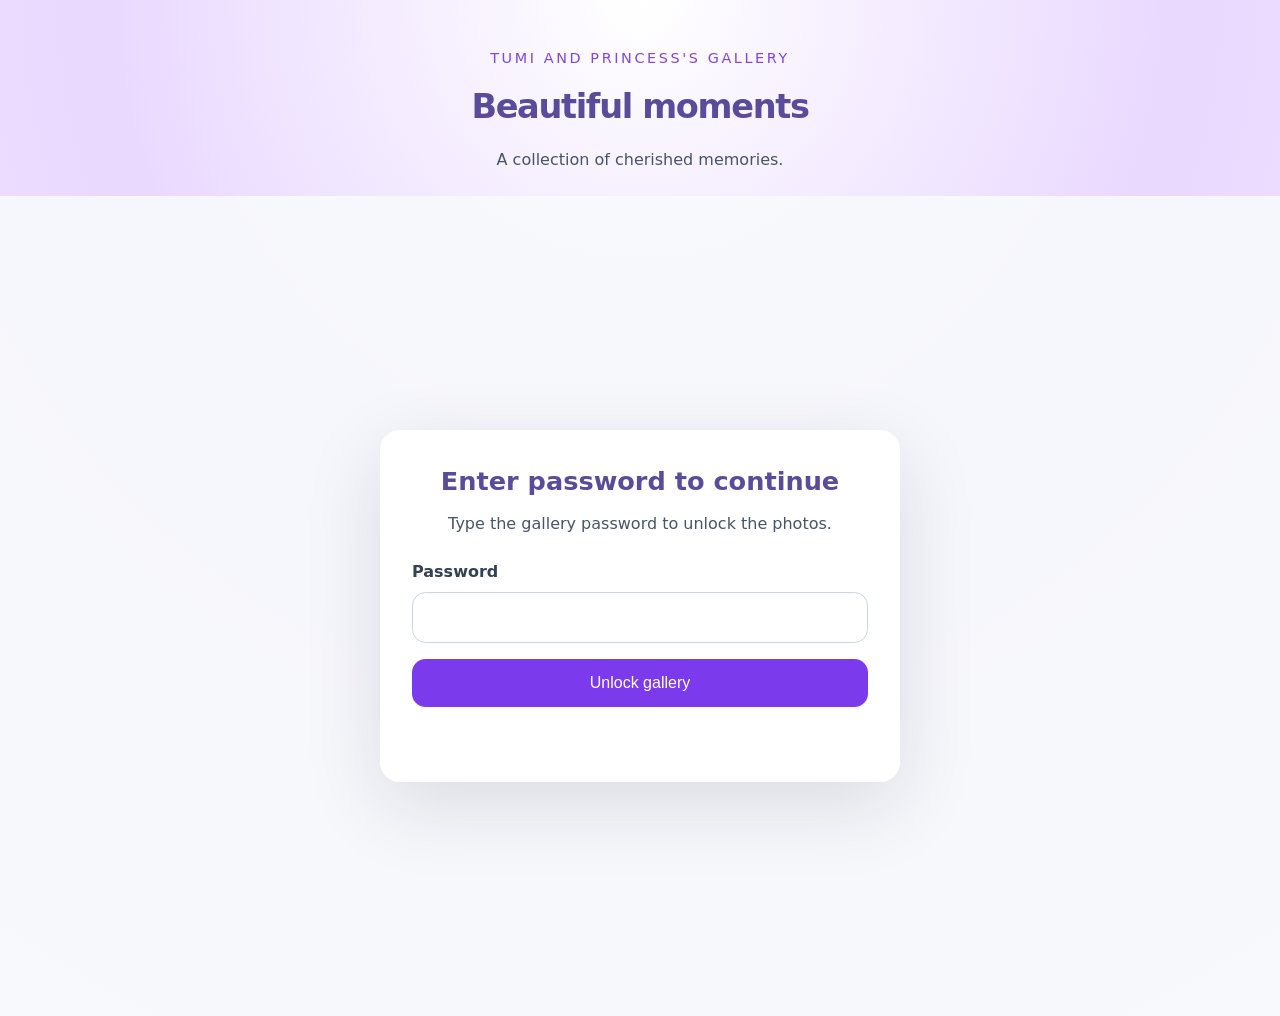
<file: index.html>
<!DOCTYPE html>
<html lang="en">
<head>
    <meta charset="utf-8">
    <meta name="viewport" content="width=device-width, initial-scale=1.0">
    <title>Gallery</title>
    <link rel="stylesheet" href="style.css">
</head>
<body>
    <header class="page-header">
        <div class="page-intro">
            <p class="eyebrow">Tumi and Princess's Gallery</p>
            <h1>Beautiful moments</h1>
            <p class="subtitle">A collection of cherished memories.</p>
        </div>
    </header>

    <section class="password-screen" id="passwordScreen">
        <div class="password-panel">
            <h2>Enter password to continue</h2>
            <p>Type the gallery password to unlock the photos.</p>
            <form id="passwordForm">
                <label for="passwordInput">Password</label>
                <input id="passwordInput" type="password" autocomplete="current-password" required>
                <button type="submit">Unlock gallery</button>
                <p class="error-message" id="passwordError" aria-live="polite"></p>
            </form>
        </div>
    </section>

    <main class="gallery" id="galleryContent" aria-hidden="true">
        <div class="folder-menu" role="tablist" aria-label="Gallery folders">
            <button class="folder-card active" type="button" data-folder="night-market" role="tab" aria-selected="true">
                <svg viewBox="0 0 24 24" fill="none" stroke="currentColor" stroke-width="1.8" stroke-linecap="round" stroke-linejoin="round" aria-hidden="true">
                    <rect x="3" y="5" width="18" height="14" rx="3" />
                    <circle cx="8" cy="9" r="1.5" />
                    <path d="M21 18l-6-6-4 4-3-3L3 18" />
                </svg>
                <span>Night Market</span>
            </button>
            <button class="folder-card" type="button" data-folder="spider-man" role="tab" aria-selected="false">
                <svg viewBox="0 0 24 24" fill="none" stroke="currentColor" stroke-width="1.8" stroke-linecap="round" stroke-linejoin="round" aria-hidden="true">
                    <rect x="3" y="5" width="18" height="14" rx="3" />
                    <circle cx="8" cy="9" r="1.5" />
                    <path d="M21 18l-6-6-4 4-3-3L3 18" />
                </svg>
                <span>Spider Man</span>
            </button>
            <button class="folder-card" type="button" data-folder="randoms" role="tab" aria-selected="false">
                <svg viewBox="0 0 24 24" fill="none" stroke="currentColor" stroke-width="1.8" stroke-linecap="round" stroke-linejoin="round" aria-hidden="true">
                    <rect x="3" y="5" width="18" height="14" rx="3" />
                    <circle cx="8" cy="9" r="1.5" />
                    <path d="M21 18l-6-6-4 4-3-3L3 18" />
                </svg>
                <span>Randoms</span>
            </button>
        </div>

        <section class="gallery-folder active" data-folder="night-market">
            <h2 class="folder-title">Night Market</h2>
            <div class="folder-grid">
                <figure class="gallery-item">
                    <img src="Images/Night1.jpeg" alt="Night Market photo 1">
                </figure>
                <figure class="gallery-item">
                    <img src="Images/Night2.jpeg" alt="Night Market photo 2">
                </figure>
                <figure class="gallery-item">
                    <img src="Images/Night3.jpeg" alt="Night Market photo 3">
                </figure>
                <figure class="gallery-item">
                    <img src="Images/Night4.jpeg" alt="Night Market photo 4">
                </figure>
                <figure class="gallery-item">
                    <img src="Images/Night5.jpeg" alt="Night Market photo 5">
                </figure>
                <figure class="gallery-item">
                    <img src="Images/Night7.jpeg" alt="Night Market photo 7">
                </figure>
                <figure class="gallery-item">
                    <img src="Images/Night8.jpeg" alt="Night Market photo 8">
                </figure>
            </div>
        </section>

        <section class="gallery-folder" data-folder="spider-man">
            <h2 class="folder-title">Spider Man</h2>
            <div class="folder-grid">
                <figure class="gallery-item">
                    <img src="Images/Spider6.jpeg" alt="Spider Man photo 6">
                </figure>
                <figure class="gallery-item">
                    <img src="Images/Spider1.jpeg" alt="Spider Man photo 1">
                </figure>
                <figure class="gallery-item horizontal">
                    <img src="Images/Spider3.jpeg" alt="Spider Man photo 3">
                </figure>
                <figure class="gallery-item">
                    <img src="Images/Spider4.jpeg" alt="Spider Man photo 4">
                </figure>
                <figure class="gallery-item">
                    <img src="Images/Spider2.jpeg" alt="Spider Man photo 2">
                </figure>
                <figure class="gallery-item horizontal">
                    <img src="Images/Spider5.jpeg" alt="Spider Man photo 5">
                </figure>
                
            </div>
        </section>

        <section class="gallery-folder" data-folder="randoms">
            <h2 class="folder-title">Randoms</h2>
            <div class="folder-grid">
                <figure class="gallery-item">
                    <img src="Images/Random1.jpeg" alt="Random photo 1">
                </figure>
                <figure class="gallery-item">
                    <img src="Images/Random2.jpeg" alt="Random photo 2">
                </figure>
                <figure class="gallery-item">
                    <img src="Images/Random3.jpeg" alt="Random photo 3">
                </figure>
                <figure class="gallery-item">
                    <img src="Images/Random4.jpeg" alt="Random photo 4">
                </figure>
                <figure class="gallery-item">
                    <img src="Images/Random5.jpeg" alt="Random photo 5">
                </figure>
            </div>
        </section>
    </main>

    <script src="Web.JS"></script>
</body>
</html>
</file>
<file: style.css>
/* Gallery page styling */
:root {
    color-scheme: light;
    font-family: Inter, system-ui, -apple-system, BlinkMacSystemFont, "Segoe UI", sans-serif;
    color: #5b4b9b;
    background: #f3efff;
}

* {
    box-sizing: border-box;
}

html, body {
    margin: 0;
    min-height: 100%;
}

body {
    line-height: 1.5;
    background: radial-gradient(circle at top, #ffffff 0%, #e9d8ff 45%, #f7efff 100%);
}

.page-header {
    padding: 3rem 1.5rem 1.5rem;
    text-align: center;
}

.page-intro {
    max-width: 760px;
    margin: 0 auto;
}

.eyebrow {
    margin: 0 0 0.75rem;
    font-size: 0.9rem;
    letter-spacing: 0.18em;
    text-transform: uppercase;
    color: #6d28d9;
    opacity: 0.85;
}

h1 {
    margin: 0;
    font-size: clamp(2.1rem, 2.5vw, 3rem);
    letter-spacing: -0.04em;
}

.subtitle {
    margin: 1rem auto 0;
    max-width: 620px;
    color: #475569;
}

.gallery {
    display: grid;
    gap: 2rem;
    padding: 1.5rem;
    max-width: 1280px;
    margin: 0 auto 2rem;
}

.folder-menu {
    display: flex;
    flex-wrap: wrap;
    gap: 1rem;
    justify-content: center;
}

.folder-card {
    display: inline-flex;
    align-items: center;
    gap: 0.75rem;
    padding: 1rem 1.15rem;
    border-radius: 1rem;
    border: 1px solid rgba(139, 92, 246, 0.35);
    background: #fff;
    color: #5b4b9b;
    cursor: pointer;
    transition: transform 0.2s ease, box-shadow 0.2s ease, border-color 0.2s ease;
    min-width: 160px;
    justify-content: center;
}

.folder-card:hover,
.folder-card:focus-visible {
    transform: translateY(-1px);
    border-color: #7c3aed;
    box-shadow: 0 14px 32px rgba(124, 58, 237, 0.14);
}

.folder-card.active {
    background: #7c3aed;
    color: #fff;
    border-color: #7c3aed;
    box-shadow: 0 20px 45px rgba(124, 58, 237, 0.22);
}

.folder-card svg {
    width: 1.25rem;
    height: 1.25rem;
}

.folder-card.active svg {
    color: #fff;
}

.gallery-folder {
    display: none;
    gap: 1rem;
}

.gallery-folder.active {
    display: grid;
}

.folder-title {
    margin: 0;
    font-size: clamp(1.5rem, 2vw, 2rem);
    color: #0f172a;
    border-bottom: 1px solid rgba(15, 23, 42, 0.12);
    padding-bottom: 0.5rem;
}

.folder-grid {
    display: grid;
    grid-template-columns: repeat(auto-fit, minmax(220px, 1fr));
    gap: 1.25rem;
}

.gallery-item {
    position: relative;
    overflow: hidden;
    border-radius: 1.25rem;
    background: #fff;
    box-shadow: 0 18px 60px rgba(15, 23, 42, 0.08);
    aspect-ratio: 4 / 5;
}

.gallery-item.horizontal {
    grid-column: span 2;
    aspect-ratio: 16 / 9;
}

.gallery-item img {
    display: block;
    width: 100%;
    height: 100%;
    object-fit: cover;
    transition: transform 0.4s ease;
}

.gallery-item:hover img,
.gallery-item:focus-within img {
    transform: scale(1.06);
}


@media (max-width: 640px) {
    .gallery {
        padding: 1rem;
        gap: 1.25rem;
    }

    .page-header {
        padding: 2rem 1rem 1rem;
    }

    .page-intro {
        max-width: 100%;
        padding: 0 0.5rem;
    }

    .folder-menu {
        gap: 0.75rem;
    }

    .folder-card {
        min-width: 0;
        flex: 1 1 140px;
        padding: 0.85rem 1rem;
        font-size: 0.95rem;
    }

    .folder-card span {
        white-space: normal;
    }

    .gallery {
        justify-items: center;
    }

    .gallery-folder.active {
        width: 100%;
        justify-items: center;
    }

    .gallery-item {
        border-radius: 1rem;
        aspect-ratio: 3 / 4;
        min-height: clamp(200px, 44vw, 270px);
        width: min(100%, 180px);
        margin: 0 auto;
    }

    .gallery-item.horizontal {
        grid-column: span 2;
        aspect-ratio: 16 / 10;
        width: 100%;
        max-width: 100%;
    }

    .folder-grid {
        grid-template-columns: repeat(2, minmax(0, 1fr));
        justify-items: center;
        width: min(100%, 380px);
        margin: 0 auto;
    }

    .folder-title {
        font-size: clamp(1.4rem, 5vw, 1.75rem);
    }

    .password-panel {
        padding: 1.5rem;
    }
}

.password-screen {
    display: grid;
    place-items: center;
    min-height: calc(100vh - 5rem);
    padding: 1.5rem;
    background: rgba(248, 250, 252, 0.92);
}

.password-panel {
    width: min(520px, 100%);
    padding: 2rem;
    border-radius: 1.25rem;
    background: rgba(255, 255, 255, 0.96);
    box-shadow: 0 24px 80px rgba(15, 23, 42, 0.12);
    text-align: center;
}

.password-panel h2 {
    margin: 0 0 0.75rem;
    font-size: clamp(1.5rem, 2vw, 2rem);
}

.password-panel p {
    margin: 0 0 1.5rem;
    color: #475569;
}

.password-panel label {
    display: block;
    margin-bottom: 0.5rem;
    text-align: left;
    color: #334155;
    font-weight: 600;
}

.password-panel input {
    width: 100%;
    padding: 0.95rem 1rem;
    border-radius: 0.85rem;
    border: 1px solid #cbd5e1;
    margin-bottom: 1rem;
    font-size: 1rem;
}

.password-panel button {
    width: 100%;
    padding: 0.95rem 1rem;
    border: none;
    border-radius: 0.85rem;
    background: #7c3aed;
    color: #fff;
    font-size: 1rem;
    cursor: pointer;
}

.password-panel button:hover {
    background: #6d28d9;
}

.error-message {
    margin: 0.75rem 0 0;
    color: #b91c1c;
    min-height: 1.2rem;
}

.gallery[aria-hidden="true"] {
    display: none;
}
</file>
